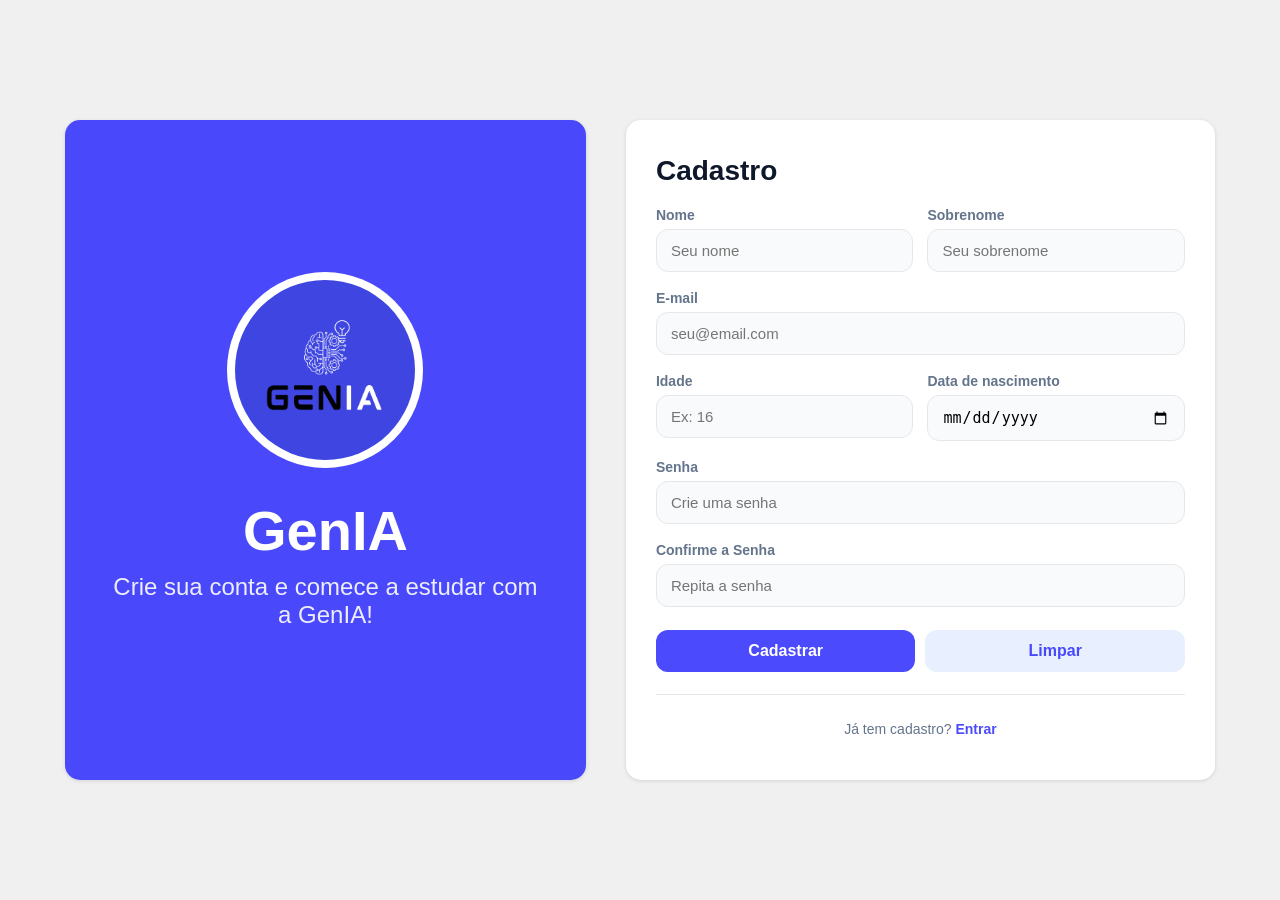
<file: cadastro.html>
<!DOCTYPE html>
<html lang="pt-BR">
<head>
    <meta charset="UTF-8">
    <meta name="viewport" content="width=device-width, initial-scale=1.0">
    <title>GenIA - Cadastro</title>
    <link rel="stylesheet" href="cadastro.css">
</head>
<body>
    <main class="tela-cadastro">
        <div class="boas-vindas">
            <img src="GenIA.png" alt="GenIA" width="124" height="124">
            <h1>GenIA</h1>
            <h2>Crie sua conta e comece a estudar com a GenIA!</h2>
        </div>

        <div class="cadastro">
            <form>
                <fieldset>
                    <legend>Cadastro</legend>

                    <div class="linha">
                        <div class="campo">
                            <label for="nome">Nome</label>
                            <input type="text" id="nome" name="nome" placeholder="Seu nome" required>
                        </div>

                        <div class="campo">
                            <label for="sobrenome">Sobrenome</label>
                            <input type="text" id="sobrenome" name="sobrenome" placeholder="Seu sobrenome" required>
                        </div>
                    </div>

                    <div class="campo">
                        <label for="email">E-mail</label>
                        <input type="email" id="email" name="email" placeholder="seu@email.com" required>
                    </div>

                    <div class="linha">
                        <div class="campo">
                            <label for="idade">Idade</label>
                            <input type="number" id="idade" name="idade" min="1" placeholder="Ex: 16" required>
                        </div>

                        <div class="campo">
                            <label for="data">Data de nascimento</label>
                            <input type="date" id="data" name="data" required>
                        </div>
                    </div>

                    <div class="campo">
                        <label for="senha">Senha</label>
                        <input type="password" id="senha" name="senha" placeholder="Crie uma senha" required>
                    </div>

                    <div class="campo">
                        <label for="senha">Confirme a Senha</label>
                        <input type="password" id="senha" name="senha" placeholder="Repita a senha" required>
                    </div>
                </fieldset>

                <div class="botoes">
                    <button type="submit">Cadastrar</button>
                    <button type="reset">Limpar</button>
                </div>

                <div class="links">
                    <p>Já tem cadastro? <a href="login.html">Entrar</a></p>
                </div>
            </form>
        </div>
    </main>
</body>
</html>
</file>
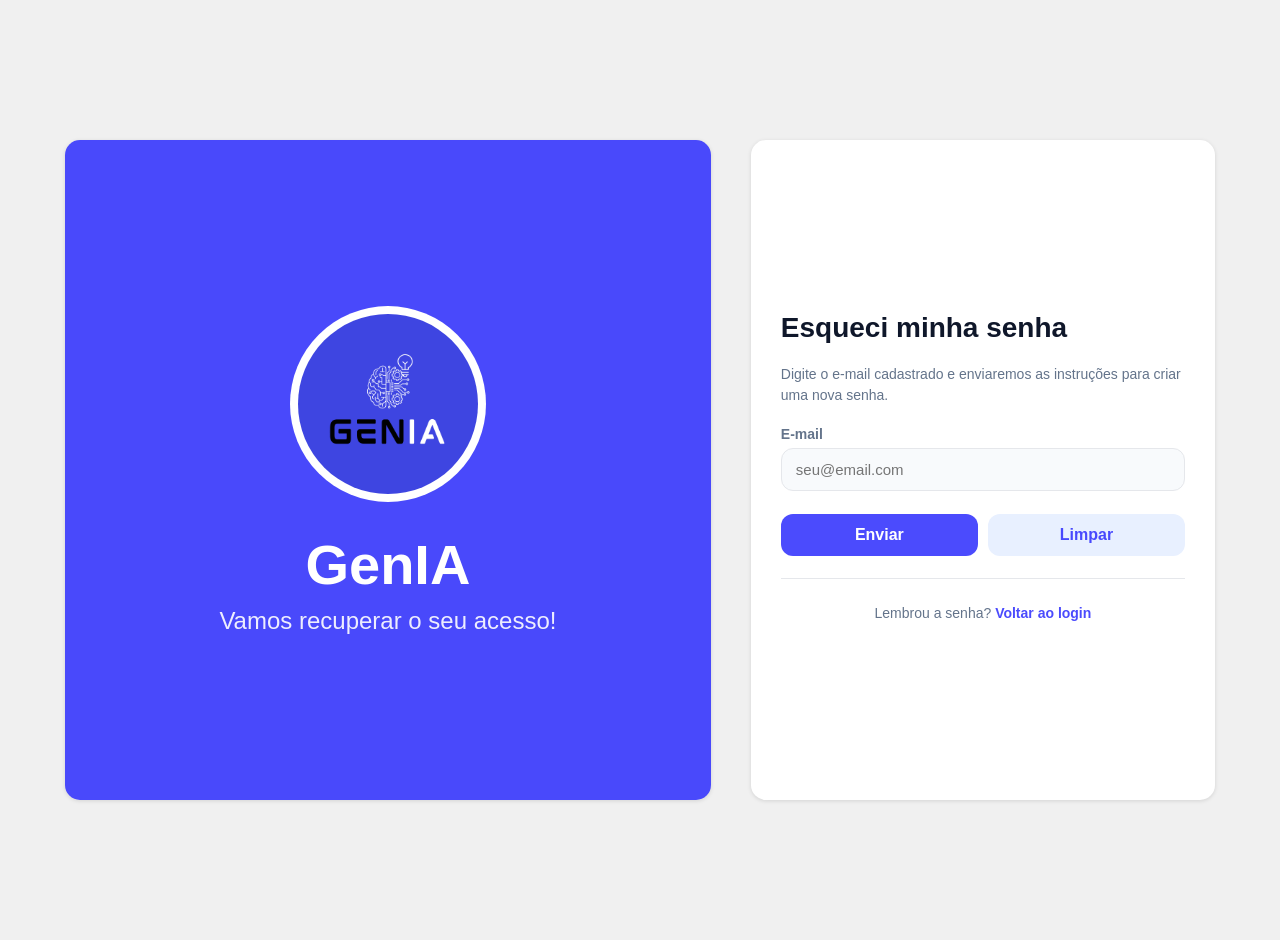
<file: esquecersenha.html>
<!DOCTYPE html>
<html lang="pt-BR">
<head>
    <meta charset="UTF-8">
    <meta name="viewport" content="width=device-width, initial-scale=1.0">
    <title>GenIA - Recuperar senha</title>
    <link rel="stylesheet" href="login.css">
</head>
<body>
    <main class="tela-login">
        <div class="boas-vindas">
            <img src="GenIA.png" alt="GenIA" width="124" height="124">
            <h1>GenIA</h1>
            <h2>Vamos recuperar o seu acesso!</h2>
        </div>

        <div class="login">
            <form action="novasenha.html">
                <fieldset>
                    <legend>Esqueci minha senha</legend>

                    <p class="descricao">
                        Digite o e-mail cadastrado e enviaremos as instruções para criar uma nova senha.
                    </p>

                    <div class="campo">
                        <label for="email">E-mail</label>
                        <input type="email" id="email" placeholder="seu@email.com" required>
                    </div>
                </fieldset>

                <div class="botoes">
                    <button type="submit">Enviar</button>
                    <button type="reset">Limpar</button>
                </div>

                <div class="links">
                    <p>Lembrou a senha? <a href="login.html">Voltar ao login</a></p>
                </div>
            </form>
        </div>
    </main>
</body>
</html>
</file>
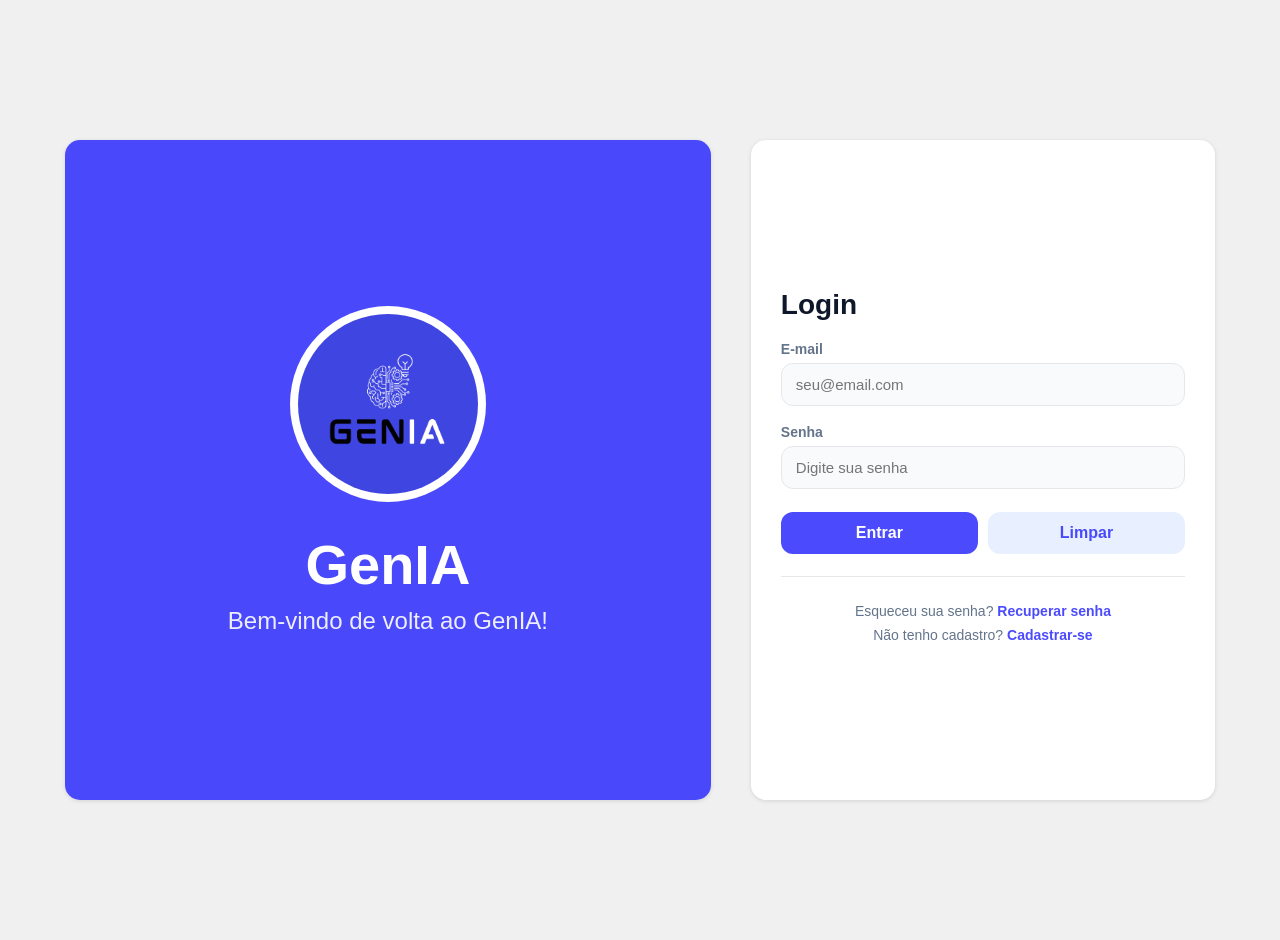
<file: login.html>
<!DOCTYPE html>
<html lang="pt-BR">
<head>
    <meta charset="UTF-8">
    <meta name="viewport" content="width=device-width, initial-scale=1.0">
    <title>GenIA - Login</title>
    <link rel="stylesheet" href="login.css">
</head>
<body>
    <main class="tela-login">
        <div class="boas-vindas">
            <img src="GenIA.png" alt="GenIA" width="124" height="124">
            <h1>GenIA</h1>
            <h2>Bem-vindo de volta ao GenIA!</h2>
        </div>

        <div class="login">
            <form action="index.html">
                <fieldset>
                    <legend>Login</legend>

                    <div class="campo">
                        <label for="email">E-mail</label>
                        <input type="email" id="email" placeholder="seu@email.com" required>
                    </div>

                    <div class="campo">
                        <label for="senha">Senha</label>
                        <input type="password" id="senha" placeholder="Digite sua senha" required>
                    </div>
                </fieldset>

                <div class="botoes">
                    <button type="submit">Entrar</button>
                    <button type="reset">Limpar</button>
                </div>

                <div class="links">
                    <p>Esqueceu sua senha? <a href="esquecersenha.html">Recuperar senha</a></p>
                    <p>Não tenho cadastro? <a href="cadastro.html">Cadastrar-se</a></p>
                </div>
            </form>
        </div>
    </main>
</body>
</html>
</file>
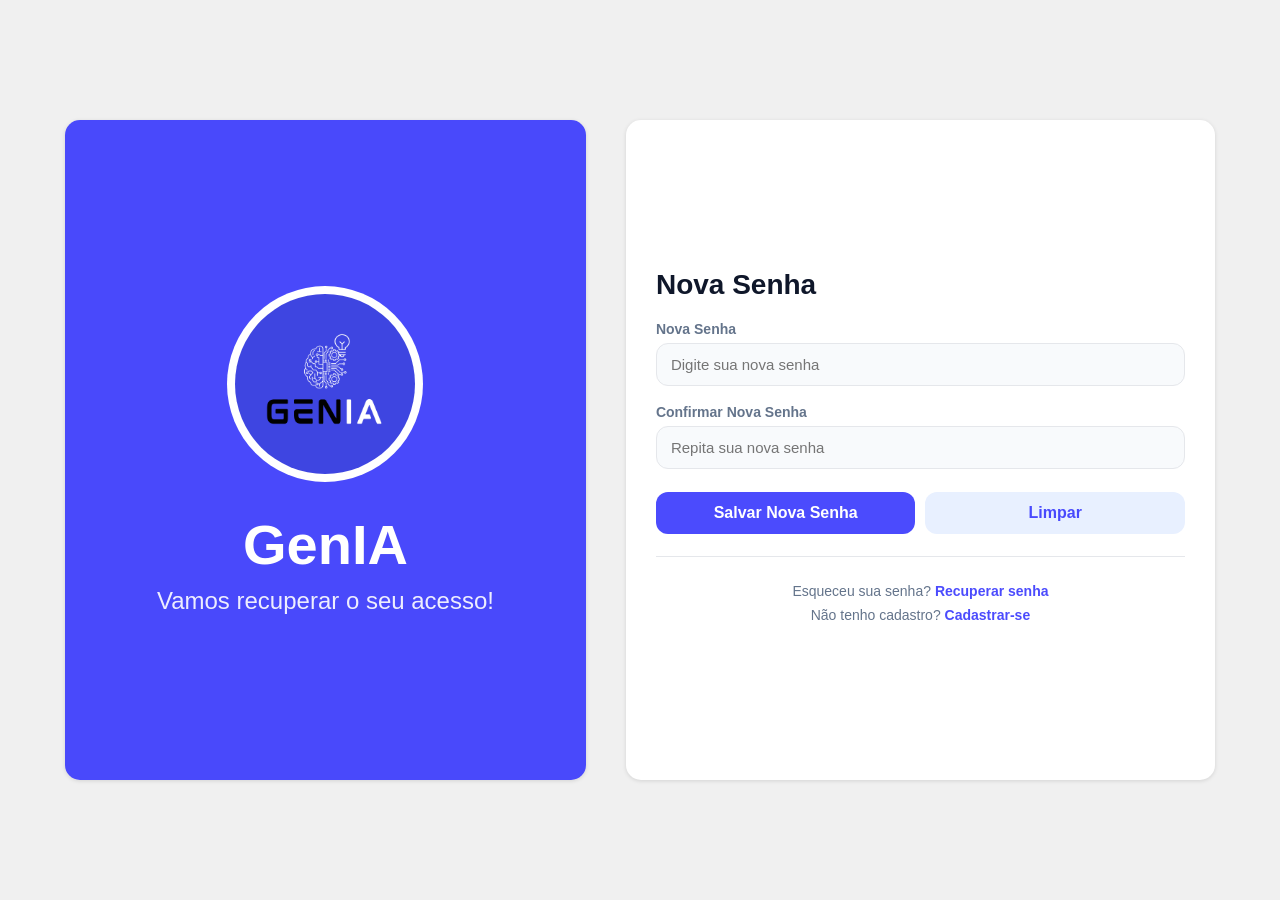
<file: novasenha.html>
<!DOCTYPE html>
<html lang="pt-BR">
<head>
    <meta charset="UTF-8">
    <meta name="viewport" content="width=device-width, initial-scale=1.0">
    <title>GenIA</title>
    <link rel="stylesheet" href="novasenha.css">
</head>
<body>
    <main class="tela-nova-senha">
        <div class="recuperacao">
            <img src="GenIA.png" alt="GenIA" width="124" height="124">
            <h1>GenIA</h1>
            <h2>Vamos recuperar o seu acesso!</h2>
        </div>

        <div class="novasenha">
            <form action="index.html">
                <fieldset>
                    <legend>Nova Senha</legend>

                        <div class="campo">
                            <label for="senha">Nova Senha</label>
                            <input type="password" id="senha" placeholder="Digite sua nova senha" required>
                        </div>

                        <div class="campo">
                            <label for="confirmar-senha">Confirmar Nova Senha</label>
                            <input type="password" id="confirmar-senha" placeholder="Repita sua nova senha" required>
                        </div>

                </fieldset>

                <div class="botoes">
                    <button type="submit">Salvar Nova Senha</button>
                    <button type="reset">Limpar</button>
                </div>

                <div class="links">
                    <p>Esqueceu sua senha? <a href="esquecersenha.html">Recuperar senha</a></p>
                    <p>Não tenho cadastro? <a href="cadastro.html">Cadastrar-se</a></p>
                </div>
            </form>
        </div>
    </main>
</body>
</html>
</file>
<file: cadastro.css>
body {
    font-family: Arial, Helvetica, sans-serif;
    background-color: #f0f0f0;
    color: black;
    margin: 0;
    min-height: 100vh;
    display: flex;
    align-items: center;
    justify-content: center;
    padding: 20px;
    box-sizing: border-box;
}
.tela-cadastro {
    display: flex;
    align-items: stretch;
    justify-content: center;
    gap: 40px;
    width: 100%;
    max-width: 1150px;
}
.boas-vindas {
    flex: 1;
    min-height: 520px;
    background-color: rgba(43, 43, 253, 0.849);
    color: white;
    border-radius: 15px;
    padding: 70px 40px;
    text-align: center;
    box-shadow: 0 1px 4px rgba(0, 0, 0, 0.12);
    display: flex;
    flex-direction: column;
    align-items: center;
    justify-content: center;
}
.boas-vindas img {
    width: 180px;
    height: 180px;
    border-radius: 50%;
    background-color: white;
    padding: 8px;
    margin-bottom: 20px;
}
.boas-vindas h1 {
    font-size: 56px;
    margin: 10px 0;
}
.boas-vindas h2 {
    font-size: 24px;
    font-weight: normal;
    margin: 0;
    opacity: 0.9;
}
.cadastro {
    flex: 1.2;
    background-color: white;
    border-radius: 15px;
    padding: 35px 30px;
    box-shadow: 0 1px 4px rgba(0, 0, 0, 0.12);
    display: flex;
    flex-direction: column;
    justify-content: center;
}
.cadastro fieldset {
    border: none;
    padding: 0;
    margin: 0;
    min-width: 0;
}
.cadastro legend {
    font-size: 28px;
    font-weight: bold;
    color: #0f172a;
    padding: 0;
    margin-bottom: 20px;
}
.linha {
    display: grid;
    grid-template-columns: 1fr 1fr;
    gap: 14px;
}
.campo {
    display: flex;
    flex-direction: column;
    gap: 6px;
    margin-bottom: 18px;
    min-width: 0;
}
.campo label {
    font-size: 14px;
    font-weight: bold;
    color: #64748b;
}
.campo input {
    padding: 12px 14px;
    font-size: 15px;
    border: 1px solid #e5e7eb;
    border-radius: 12px;
    background-color: #f8fafc;
    outline: none;
    box-sizing: border-box;
    width: 100%;
    transition: border-color 0.2s, box-shadow 0.2s, background-color 0.2s;
}
.campo input:focus {
    border-color: rgba(43, 43, 253, 0.849);
    background-color: white;
    box-shadow: 0 0 0 3px #e8f0ff;
}
.botoes {
    display: flex;
    gap: 10px;
    margin-top: 5px;
}
.botoes button {
    flex: 1;
    padding: 12px;
    font-size: 16px;
    font-weight: bold;
    border: none;
    border-radius: 12px;
    cursor: pointer;
    transition: background-color 0.2s, transform 0.1s;
}
.botoes button[type="submit"] {
    background-color: rgba(43, 43, 253, 0.849);
    color: white;
}
.botoes button[type="submit"]:hover {
    background-color: rgba(30, 30, 220, 0.95);
}
.botoes button[type="reset"] {
    background-color: #e8f0ff;
    color: rgba(43, 43, 253, 0.849);
}
.botoes button[type="reset"]:hover {
    background-color: #d6e4ff;
}
.links {
    margin-top: 22px;
    padding-top: 18px;
    border-top: 1px solid #e5e7eb;
    text-align: center;
}
.links p {
    margin: 8px 0;
    font-size: 14px;
    color: #64748b;
}
.links a {
    color: rgba(43, 43, 253, 0.849);
    font-weight: bold;
    text-decoration: none;
}
.links a:hover {
    text-decoration: underline;
}
</file>
<file: login.css>
body {
    font-family: Arial, Helvetica, sans-serif;
    background-color: #f0f0f0;
    color: black;
    margin: 0;
    min-height: 100vh;
    display: flex;
    align-items: center;
    justify-content: center;
    padding: 20px;
}
.tela-login {
    display: flex;
    align-items: stretch;
    justify-content: center;
    gap: 40px;
    width: 100%;
    max-width: 1150px;
}
.boas-vindas {
    flex: 1.4;
    min-height: 520px;
    background-color: rgba(43, 43, 253, 0.849);
    color: white;
    border-radius: 15px;
    padding: 70px 40px;
    text-align: center;
    box-shadow: 0 1px 4px rgba(0, 0, 0, 0.12);
    display: flex;
    flex-direction: column;
    align-items: center;
    justify-content: center;
}
.boas-vindas img {
    width: 180px;
    height: 180px;
    border-radius: 50%;
    background-color: white;
    padding: 8px;
    margin-bottom: 20px;
}
.boas-vindas h1 {
    font-size: 56px;
    margin: 10px 0;
}
.boas-vindas h2 {
    font-size: 24px;
    font-weight: normal;
    margin: 0;
    opacity: 0.9;
}
.login {
    flex: 1;
    background-color: white;
    border-radius: 15px;
    padding: 35px 30px;
    box-shadow: 0 1px 4px rgba(0, 0, 0, 0.12);

    display: flex;
    flex-direction: column;
    justify-content: center;
}
.login fieldset {
    border: none;
    padding: 0;
    margin: 0;
}
.login legend {
    font-size: 28px;
    font-weight: bold;
    color: #0f172a;
    padding: 0;
    margin-bottom: 20px;
}
.login .descricao {
    font-size: 14px;
    color: #64748b;
    margin: 0 0 20px 0;
    line-height: 1.5;
}
.campo {
    display: flex;
    flex-direction: column;
    gap: 6px;
    margin-bottom: 18px;
}
.campo label {
    font-size: 14px;
    font-weight: bold;
    color: #64748b;
}
.campo input {
    padding: 12px 14px;
    font-size: 15px;
    border: 1px solid #e5e7eb;
    border-radius: 12px;
    background-color: #f8fafc;
    outline: none;
    transition: border-color 0.2s, box-shadow 0.2s, background-color 0.2s;
}
.campo input:focus {
    border-color: rgba(43, 43, 253, 0.849);
    background-color: white;
    box-shadow: 0 0 0 3px #e8f0ff;
}
.botoes {
    display: flex;
    gap: 10px;
    margin-top: 5px;
}
.botoes button {
    flex: 1;
    padding: 12px;
    font-size: 16px;
    font-weight: bold;
    border: none;
    border-radius: 12px;
    cursor: pointer;
    transition: background-color 0.2s, transform 0.1s;
}
.botoes button[type="submit"] {
    background-color: rgba(43, 43, 253, 0.849);
    color: white;
}
.botoes button[type="submit"]:hover {
    background-color: rgba(30, 30, 220, 0.95);
}
.botoes button[type="reset"] {
    background-color: #e8f0ff;
    color: rgba(43, 43, 253, 0.849);
}
.botoes button[type="reset"]:hover {
    background-color: #d6e4ff;
}
.botoes button:active {
    transform: scale(0.97);
}
.links {
    margin-top: 22px;
    padding-top: 18px;
    border-top: 1px solid #e5e7eb;
    text-align: center;
}
.links p {
    margin: 8px 0;
    font-size: 14px;
    color: #64748b;
}
.links a {
    color: rgba(43, 43, 253, 0.849);
    font-weight: bold;
    text-decoration: none;
}
.links a:hover {
    text-decoration: underline;
}
</file>
<file: novasenha.css>
body {
    font-family: Arial, Helvetica, sans-serif;
    background-color: #f0f0f0;
    color: black;
    margin: 0;
    min-height: 100vh;
    display: flex;
    align-items: center;
    justify-content: center;
    padding: 20px;
    box-sizing: border-box;
}
.tela-nova-senha {
    display: flex;
    align-items: stretch;
    justify-content: center;
    gap: 40px;
    width: 100%;
    max-width: 1150px;
}
.recuperacao {
    flex: 1;
    min-height: 520px;
    background-color: rgba(43, 43, 253, 0.849);
    color: white;
    border-radius: 15px;
    padding: 70px 40px;
    text-align: center;
    box-shadow: 0 1px 4px rgba(0, 0, 0, 0.12);
    display: flex;
    flex-direction: column;
    align-items: center;
    justify-content: center;
}
.recuperacao img {
    width: 180px;
    height: 180px;
    border-radius: 50%;
    background-color: white;
    padding: 8px;
    margin-bottom: 20px;
}
.recuperacao h1 {
    font-size: 56px;
    margin: 10px 0;
}
.recuperacao h2 {
    font-size: 24px;
    font-weight: normal;
    margin: 0;
    opacity: 0.9;
}
.novasenha {
    flex: 1.2;
    background-color: white;
    border-radius: 15px;
    padding: 35px 30px;
    box-shadow: 0 1px 4px rgba(0, 0, 0, 0.12);
    display: flex;
    flex-direction: column;
    justify-content: center;
}
.novasenha fieldset {
    border: none;
    padding: 0;
    margin: 0;
    min-width: 0;
}
.novasenha legend {
    font-size: 28px;
    font-weight: bold;
    color: #0f172a;
    padding: 0;
    margin-bottom: 20px;
}
.campo {
    display: flex;
    flex-direction: column;
    gap: 6px;
    margin-bottom: 18px;
    min-width: 0;
}
.campo label {
    font-size: 14px;
    font-weight: bold;
    color: #64748b;
}
.campo input {
    padding: 12px 14px;
    font-size: 15px;
    border: 1px solid #e5e7eb;
    border-radius: 12px;
    background-color: #f8fafc;
    outline: none;
    box-sizing: border-box;
    width: 100%;
    transition: border-color 0.2s, box-shadow 0.2s, background-color 0.2s;
}
.campo input:focus {
    border-color: rgba(43, 43, 253, 0.849);
    background-color: white;
    box-shadow: 0 0 0 3px #e8f0ff;
}
.botoes {
    display: flex;
    gap: 10px;
    margin-top: 5px;
}
.botoes button {
    flex: 1;
    padding: 12px;
    font-size: 16px;
    font-weight: bold;
    border: none;
    border-radius: 12px;
    cursor: pointer;
}
.botoes button[type="submit"] {
    background-color: rgba(43, 43, 253, 0.849);
    color: white;
}
.botoes button[type="submit"]:hover {
    background-color: rgba(30, 30, 220, 0.95);
}
.botoes button[type="reset"] {
    background-color: #e8f0ff;
    color: rgba(43, 43, 253, 0.849);
}
.botoes button[type="reset"]:hover {
    background-color: #d6e4ff;
}
.botoes button:active {
    transform: scale(0.97);
}
.links {
    margin-top: 22px;
    padding-top: 18px;
    border-top: 1px solid #e5e7eb;
    text-align: center;
}
.links p {
    margin: 8px 0;
    font-size: 14px;
    color: #64748b;
}
.links a {
    color: rgba(43, 43, 253, 0.849);
    font-weight: bold;
    text-decoration: none;
}
.links a:hover {
    text-decoration: underline;
}
</file>
